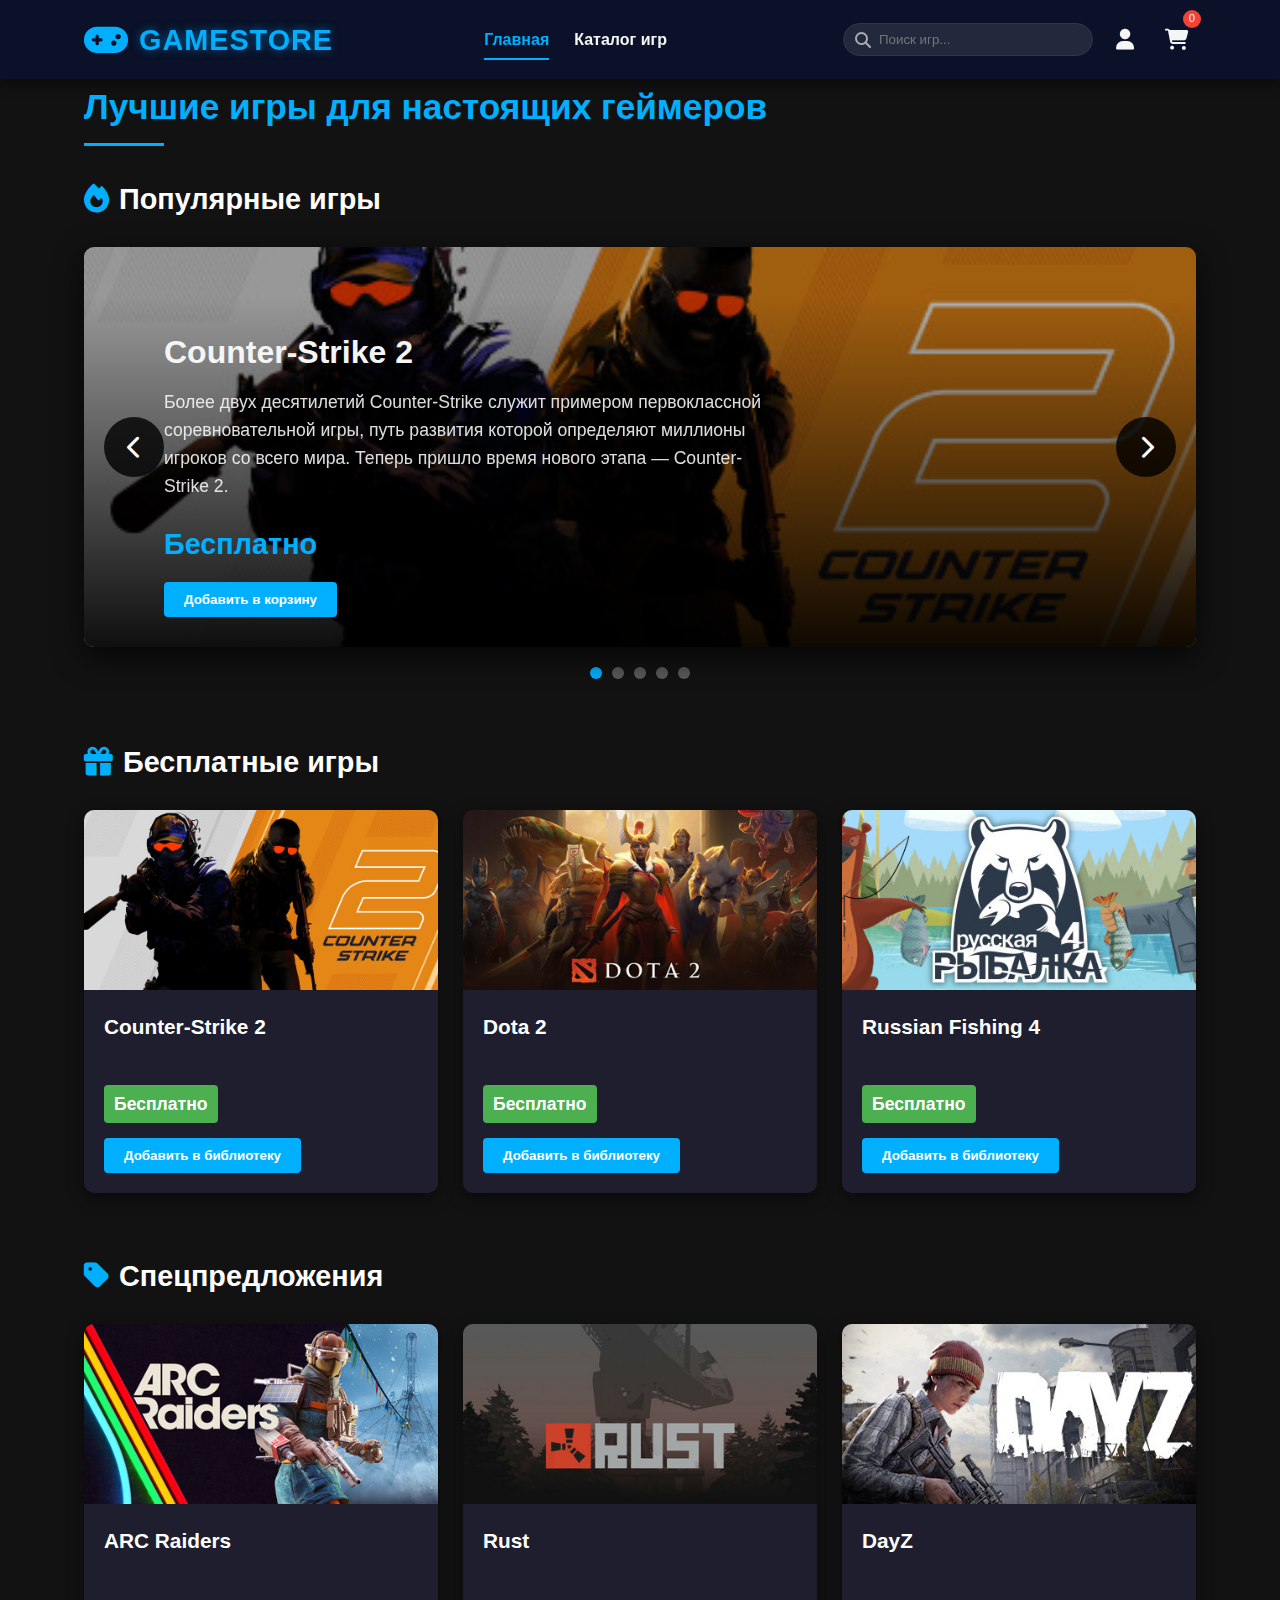
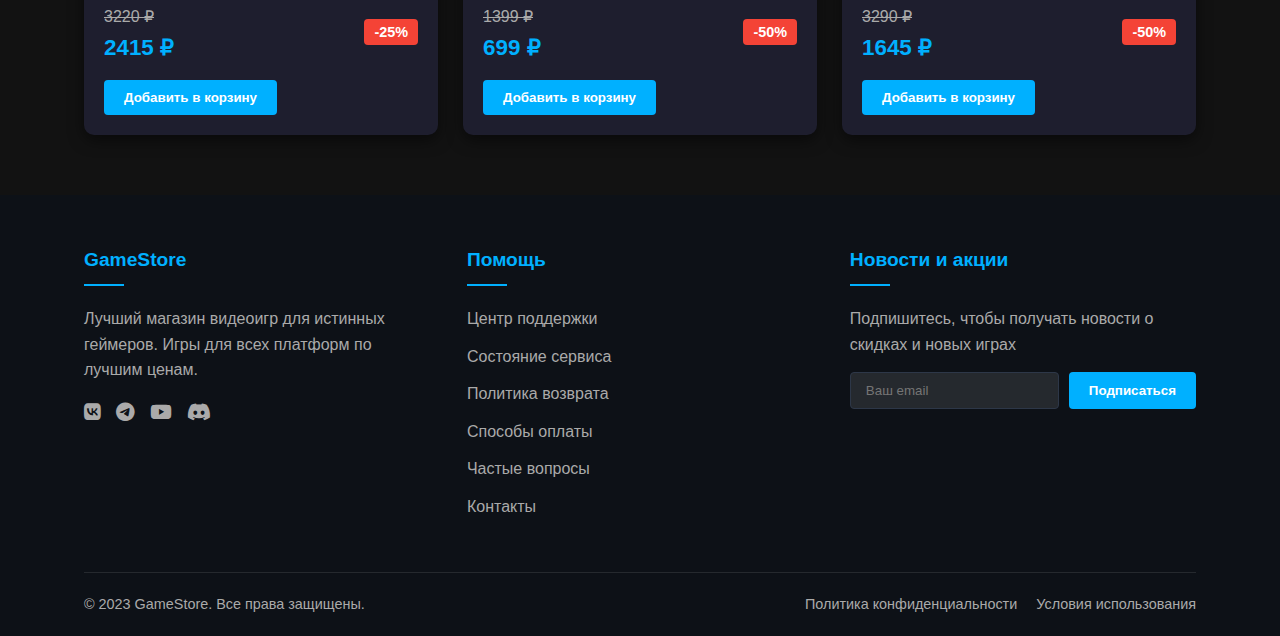
<file: index.html>
<!DOCTYPE html>
<html lang="ru">
<head>
    <meta charset="UTF-8">
    <meta name="viewport" content="width=device-width, initial-scale=1.0">
    <title>GameStore - Магазин видеоигр</title>
    <link rel="stylesheet" href="https://cdnjs.cloudflare.com/ajax/libs/font-awesome/6.4.0/css/all.min.css">
    <link rel="stylesheet" href="css/styles.css">
</head>
<body>
    <!-- Шапка -->
    <header>
        <div class="container">
            <div class="header-content">
                <a href="index.html" class="logo">
                    <i class="fas fa-gamepad"></i>
                    <span>GameStore</span>
                </a>
                
                <nav>
                    <ul>
                        <li><a href="index.html" class="nav-link active">Главная</a></li>
                        <li><a href="html/catalog.html" class="nav-link">Каталог игр</a></li>
                        <li><a href="html/account.html" class="nav-link" id="account-nav-link" style="display: none;">Мой аккаунт</a></li>
                    </ul>
                </nav>
                
                <div class="header-actions">
                    <div class="search-box">
                        <i class="fas fa-search"></i>
                        <input type="text" id="search-input" placeholder="Поиск игр..." onkeypress="handleSearch(event)">
                    </div>
                    <div class="user-icon" id="user-icon" onclick="redirectToAuthOrAccount()">
                        <i class="fas fa-user"></i>
                    </div>
                    <a href="html/cart.html" class="cart-icon">
                        <i class="fas fa-shopping-cart"></i>
                        <span class="cart-count" id="cart-count">0</span>
                    </a>
                </div>
            </div>
        </div>
    </header>

    <!-- Основной контент -->
    <main class="container">
        <h1 class="page-title">Лучшие игры для настоящих геймеров</h1>
        
        <!-- Карусель популярных игр -->
        <section class="carousel-section">
            <h2 class="section-title"><i class="fas fa-fire"></i> Популярные игры</h2>
            <div class="carousel-container">
                <div class="carousel" id="carousel">
                    <!-- Карусель будет заполнена через JS -->
                </div>
                <button class="carousel-nav carousel-prev" onclick="prevSlide()"><i class="fas fa-chevron-left"></i></button>
                <button class="carousel-nav carousel-next" onclick="nextSlide()"><i class="fas fa-chevron-right"></i></button>
            </div>
            <div class="carousel-indicators" id="carousel-indicators">
                <!-- Индикаторы будут заполнены через JS -->
            </div>
        </section>
        
        <!-- Бесплатные игры -->
        <section class="games-section">
            <h2 class="section-title"><i class="fas fa-gift"></i> Бесплатные игры</h2>
            <div class="games-grid" id="free-games">
                <!-- Бесплатные игры будут заполнены через JS -->
            </div>
        </section>
        
        <!-- Игры со скидками -->
        <section class="games-section">
            <h2 class="section-title"><i class="fas fa-tag"></i> Спецпредложения</h2>
            <div class="games-grid" id="discount-games">
                <!-- Игры со скидками будут заполнены через JS -->
            </div>
        </section>
    </main>

    <!-- Подвал -->
    <footer>
        <div class="container">
            <div class="footer-content">
                <div class="footer-column">
                    <h4>GameStore</h4>
                    <p style="color: #aaa; margin-bottom: 15px;">Лучший магазин видеоигр для истинных геймеров. Игры для всех платформ по лучшим ценам.</p>
                    <div class="footer-social">
                        <a href="#"><i class="fab fa-vk"></i></a>
                        <a href="#"><i class="fab fa-telegram"></i></a>
                        <a href="#"><i class="fab fa-youtube"></i></a>
                        <a href="#"><i class="fab fa-discord"></i></a>
                    </div>
                </div>
                
                <div class="footer-column">
                    <h4>Помощь</h4>
                    <ul>
                        <li><a href="#">Центр поддержки</a></li>
                        <li><a href="#">Состояние сервиса</a></li>
                        <li><a href="#">Политика возврата</a></li>
                        <li><a href="#">Способы оплаты</a></li>
                        <li><a href="#">Частые вопросы</a></li>
                        <li><a href="#">Контакты</a></li>
                    </ul>
                </div>
                
                <div class="footer-column">
                    <h4>Новости и акции</h4>
                    <div class="footer-newsletter">
                        <p>Подпишитесь, чтобы получать новости о скидках и новых играх</p>
                        <form id="newsletter-form" onsubmit="handleNewsletter(event)">
                            <input type="email" placeholder="Ваш email" required>
                            <button class="btn" type="submit">Подписаться</button>
                        </form>
                    </div>
                </div>
            </div>
            
            <div class="footer-bottom">
                <div>© 2023 GameStore. Все права защищены.</div>
                <div>
                    <a href="#" style="margin-right: 15px;">Политика конфиденциальности</a>
                    <a href="#">Условия использования</a>
                </div>
            </div>
        </div>
    </footer>

    <script src="js/common.js"></script>
    <script src="js/data.js"></script>
    <script src="js/home.js"></script>
</body>
</html>
</file>
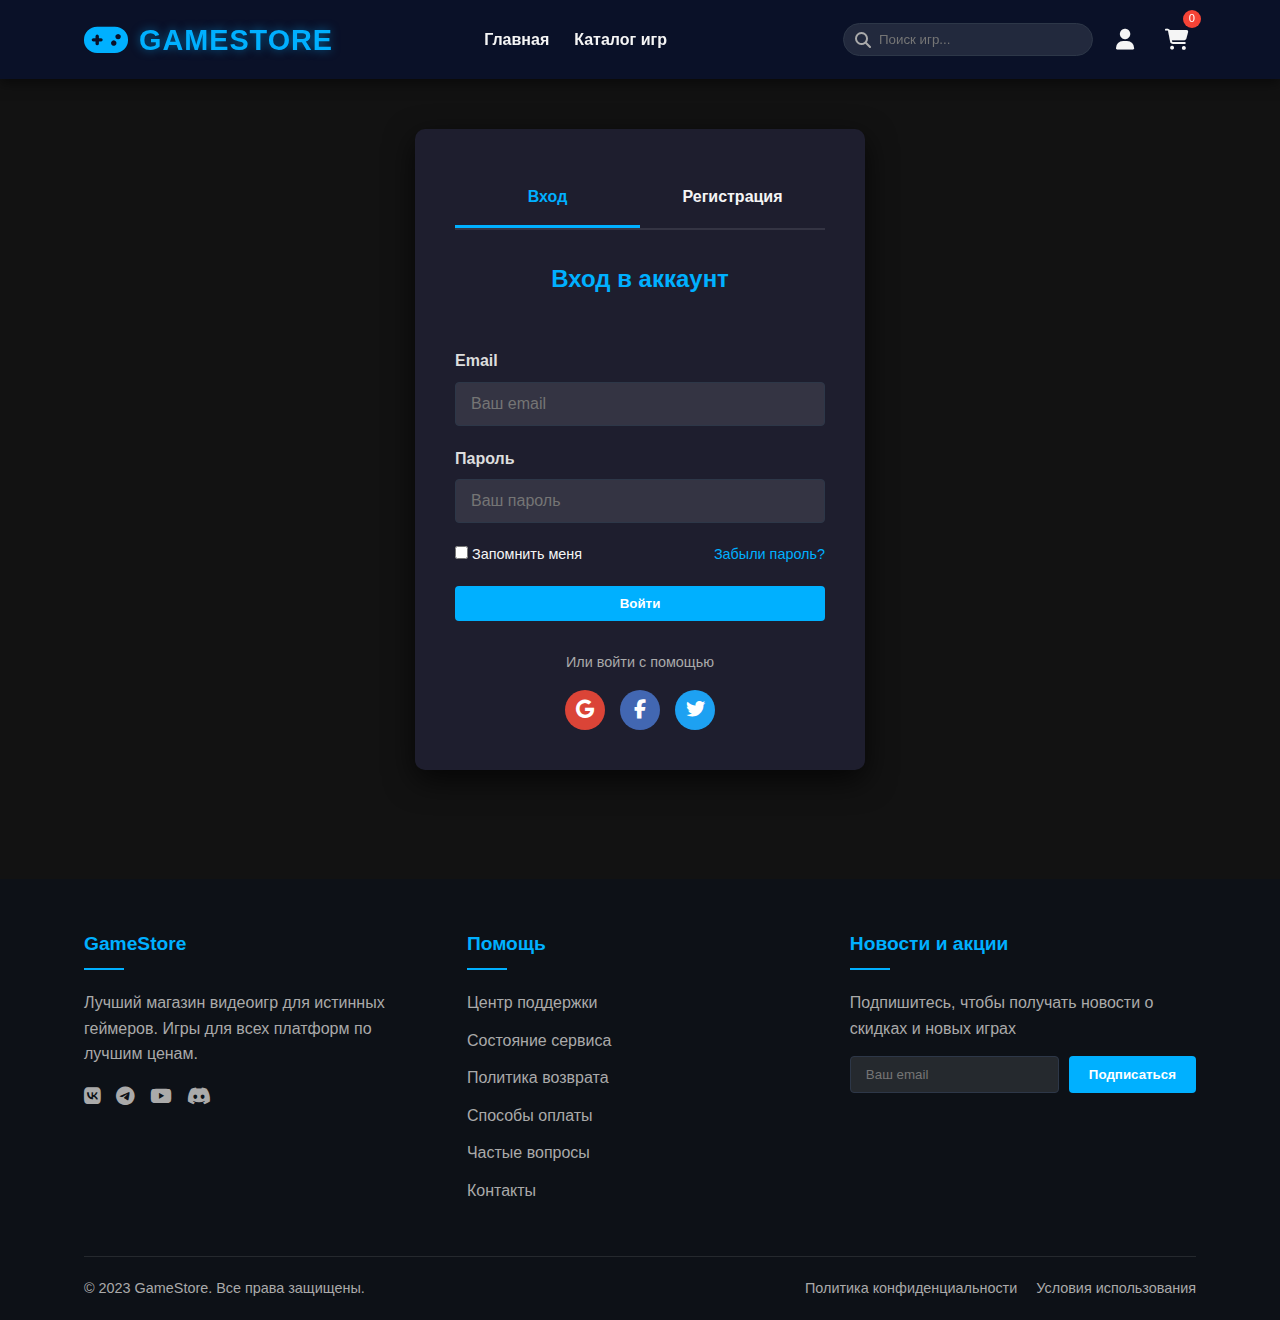
<file: html/account.html>
<!DOCTYPE html>
<html lang="ru">
<head>
    <meta charset="UTF-8">
    <meta name="viewport" content="width=device-width, initial-scale=1.0">
    <title>Мой аккаунт - GameStore</title>
    <link rel="stylesheet" href="https://cdnjs.cloudflare.com/ajax/libs/font-awesome/6.4.0/css/all.min.css">
    <link rel="stylesheet" href="/css/styles.css">
</head>
<body>
    <!-- Шапка -->
    <header>
        <div class="container">
            <div class="header-content">
                <a href="/index.html" class="logo">
                    <i class="fas fa-gamepad"></i>
                    <span>GameStore</span>
                </a>
                
                <nav>
                    <ul>
                        <li><a href="/index.html" class="nav-link">Главная</a></li>
                        <li><a href="catalog.html" class="nav-link">Каталог игр</a></li>
                        <li><a href="account.html" class="nav-link active" id="account-nav-link">Мой аккаунт</a></li>
                    </ul>
                </nav>
                
                <div class="header-actions">
                    <div class="search-box">
                        <i class="fas fa-search"></i>
                        <input type="text" id="search-input" placeholder="Поиск игр..." onkeypress="handleSearch(event)">
                    </div>
                    <div class="user-icon" id="user-icon" onclick="redirectToAuthOrAccount()">
                        <i class="fas fa-user-check"></i>
                    </div>
                    <a href="cart.html" class="cart-icon">
                        <i class="fas fa-shopping-cart"></i>
                        <span class="cart-count" id="cart-count">0</span>
                    </a>
                </div>
            </div>
        </div>
    </header>

    <!-- Основной контент -->
    <main class="container">
        <h1 class="page-title">Мой аккаунт</h1>
        
        <div class="account-container">
            <div class="account-info">
                <h2>Информация об аккаунте</h2>
                <div class="info-item">
                    <span class="label">Имя пользователя:</span>
                    <span id="account-username">ОМБУ</span>
                </div>
                <div class="info-item">
                    <span class="label">Email:</span>
                    <span id="account-email">Dohseidhi@mail.ru</span>
                </div>
                <div class="info-item">
                    <span class="label">Дата регистрации:</span>
                    <span id="account-joindate">14.12.2025</span>
                </div>
                <div class="info-item">
                    <span class="label">Куплено игр:</span>
                    <span id="account-games-count">0</span>
                </div>
                <div class="info-item">
                    <span class="label">Сумма покупок:</span>
                    <span id="account-total-spent">0 ₽</span>
                </div>
                <button class="btn btn-danger" onclick="logout()" style="width: 100%; margin-top: 20px;">Выйти из аккаунта</button>
            </div>
            
            <div class="account-games">
                <h2>Приобретенные игры</h2>
                <div class="games-grid" id="purchased-games">
                    <!-- Игры будут заполнены через JS -->
                </div>
            </div>
        </div>
    </main>

    <!-- Подвал -->
    <footer>
        <div class="container">
            <div class="footer-content">
                <div class="footer-column">
                    <h4>GameStore</h4>
                    <p style="color: #aaa; margin-bottom: 15px;">Лучший магазин видеоигр для истинных геймеров. Игры для всех платформ по лучшим ценам.</p>
                    <div class="footer-social">
                        <a href="#"><i class="fab fa-vk"></i></a>
                        <a href="#"><i class="fab fa-telegram"></i></a>
                        <a href="#"><i class="fab fa-youtube"></i></a>
                        <a href="#"><i class="fab fa-discord"></i></a>
                    </div>
                </div>
                
                <div class="footer-column">
                    <h4>Помощь</h4>
                    <ul>
                        <li><a href="#">Центр поддержки</a></li>
                        <li><a href="#">Состояние сервиса</a></li>
                        <li><a href="#">Политика возврата</a></li>
                        <li><a href="#">Способы оплаты</a></li>
                        <li><a href="#">Частые вопросы</a></li>
                        <li><a href="#">Контакты</a></li>
                    </ul>
                </div>
                
                <div class="footer-column">
                    <h4>Новости и акции</h4>
                    <div class="footer-newsletter">
                        <p>Подпишитесь, чтобы получать новости о скидках и новых играх</p>
                        <form id="newsletter-form" onsubmit="handleNewsletter(event)">
                            <input type="email" placeholder="Ваш email" required>
                            <button class="btn" type="submit">Подписаться</button>
                        </form>
                    </div>
                </div>
            </div>
            
            <div class="footer-bottom">
                <div>© 2023 GameStore. Все права защищены.</div>
                <div>
                    <a href="#" style="margin-right: 15px;">Политика конфиденциальности</a>
                    <a href="#">Условия использования</a>
                </div>
            </div>
        </div>
    </footer>

    <script src="/js/common.js"></script>
    <script src="/js/account.js"></script>
    <script src="/js/data.js"></script>
</body>
</html>
</file>
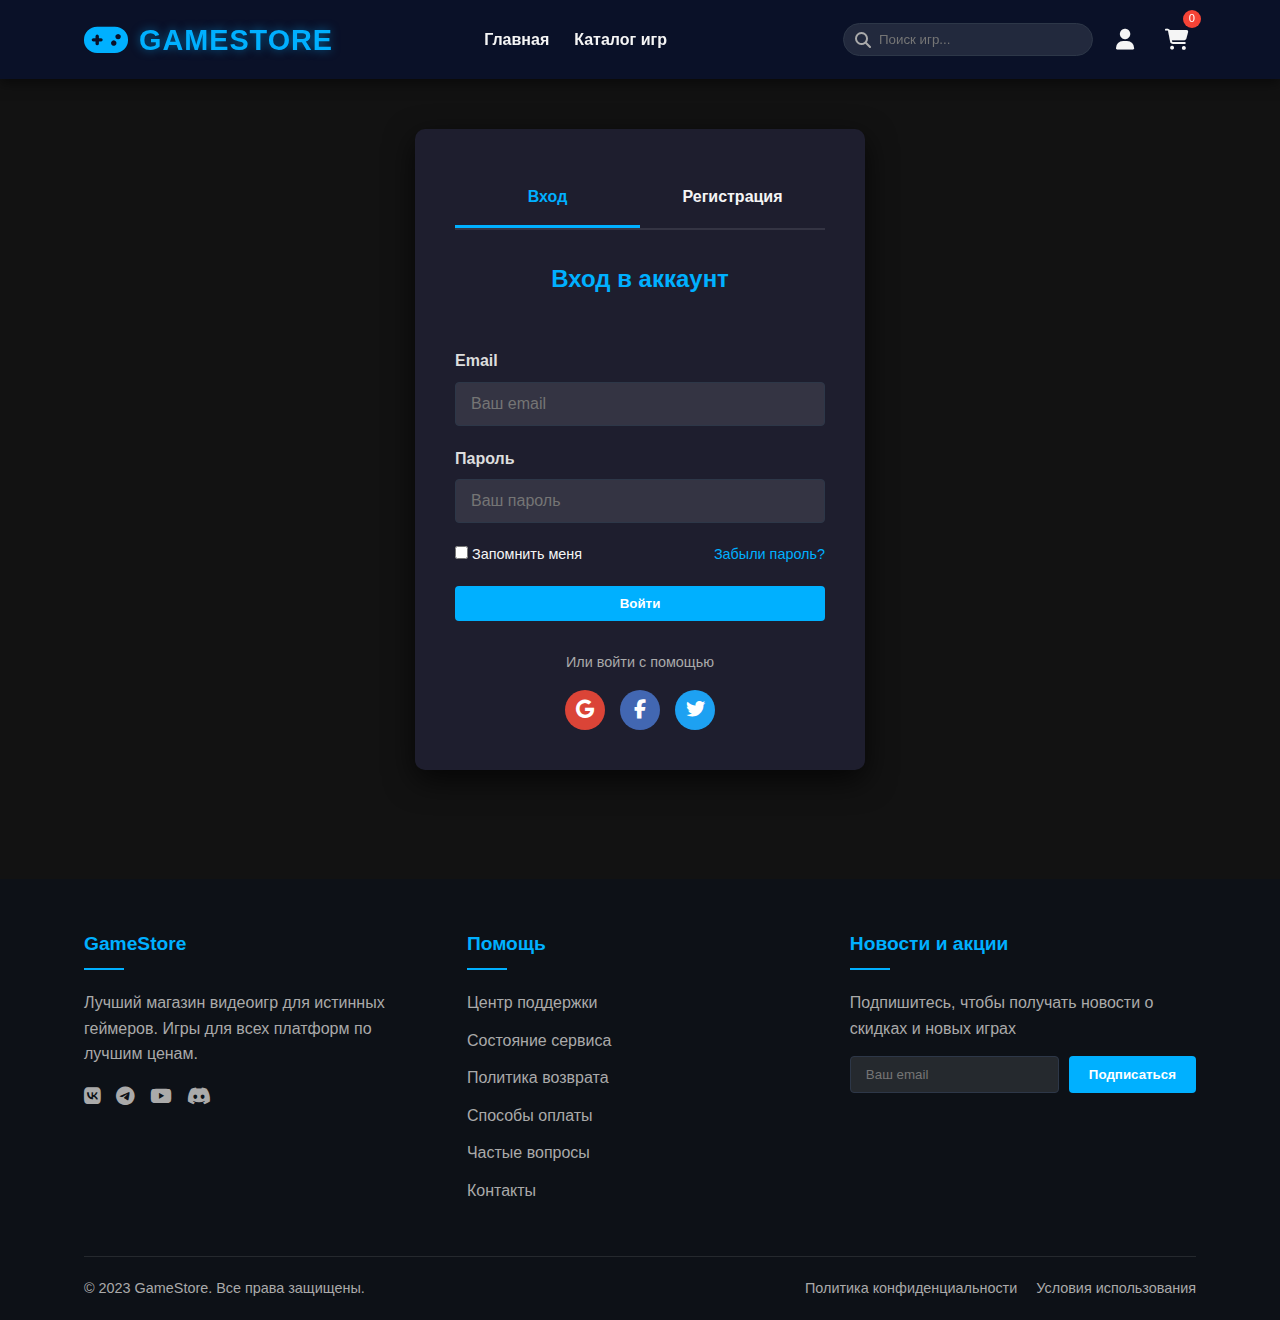
<file: html/auth.html>
<!DOCTYPE html>
<html lang="ru">
<head>
    <meta charset="UTF-8">
    <meta name="viewport" content="width=device-width, initial-scale=1.0">
    <title>Вход - GameStore</title>
    <link rel="stylesheet" href="https://cdnjs.cloudflare.com/ajax/libs/font-awesome/6.4.0/css/all.min.css">
    <link rel="stylesheet" href="/css/styles.css">
</head>
<body>
    <!-- Шапка -->
    <header>
        <div class="container">
            <div class="header-content">
                <a href="/index.html" class="logo">
                    <i class="fas fa-gamepad"></i>
                    <span>GameStore</span>
                </a>
                
                <nav>
                    <ul>
                        <li><a href="/index.html" class="nav-link">Главная</a></li>
                        <li><a href="catalog.html" class="nav-link">Каталог игр</a></li>
                        <li><a href="account.html" class="nav-link" id="account-nav-link" style="display: none;">Мой аккаунт</a></li>
                    </ul>
                </nav>
                
                <div class="header-actions">
                    <div class="search-box">
                        <i class="fas fa-search"></i>
                        <input type="text" id="search-input" placeholder="Поиск игр..." onkeypress="handleSearch(event)">
                    </div>
                    <div class="user-icon" id="user-icon" onclick="redirectToAuthOrAccount()">
                        <i class="fas fa-user"></i>
                    </div>
                    <a href="cart.html" class="cart-icon">
                        <i class="fas fa-shopping-cart"></i>
                        <span class="cart-count" id="cart-count">0</span>
                    </a>
                </div>
            </div>
        </div>
    </header>

    <!-- Основной контент -->
    <main class="container">
        <div class="auth-container">
            <div class="auth-tabs">
                <div class="auth-tab active" onclick="switchTab('login')">Вход</div>
                <div class="auth-tab" onclick="switchTab('register')">Регистрация</div>
            </div>
            
            <div id="login-form" class="auth-form active">
                <h2 class="auth-title">Вход в аккаунт</h2>
                
                <div class="form-group">
                    <label for="email">Email</label>
                    <input type="email" id="login-email" placeholder="Ваш email" required>
                </div>
                
                <div class="form-group">
                    <label for="password">Пароль</label>
                    <input type="password" id="login-password" placeholder="Ваш пароль" required>
                </div>
                
                <div class="form-options">
                    <label>
                        <input type="checkbox" id="remember"> Запомнить меня
                    </label>
                    <a href="#" id="forgot-password" onclick="forgotPassword()">Забыли пароль?</a>
                </div>
                
                <button type="submit" class="btn" onclick="login()">Войти</button>
            </div>
            
            <div id="register-form" class="auth-form">
                <h2 class="auth-title">Регистрация</h2>
                
                <div class="form-group">
                    <label for="username">Имя пользователя</label>
                    <input type="text" id="register-username" placeholder="Придумайте имя пользователя" required>
                </div>
                
                <div class="form-group">
                    <label for="email">Email</label>
                    <input type="email" id="register-email" placeholder="Ваш email" required>
                </div>
                
                <div class="form-group">
                    <label for="password">Пароль</label>
                    <input type="password" id="register-password" placeholder="Придумайте пароль" required>
                </div>
                
                <div class="form-group">
                    <label for="confirm-password">Подтвердите пароль</label>
                    <input type="password" id="register-confirm-password" placeholder="Повторите пароль" required>
                </div>
                
                <div class="form-options">
                    <label>
                        <input type="checkbox" id="terms" required> Я согласен с условиями использования
                    </label>
                </div>
                
                <button type="submit" class="btn" onclick="register()">Зарегистрироваться</button>
            </div>
            
            <p class="auth-alternative">Или войти с помощью</p>
            
            <div class="auth-social">
                <div class="social-btn social-google" onclick="socialLogin('google')">
                    <i class="fab fa-google"></i>
                </div>
                <div class="social-btn social-facebook" onclick="socialLogin('facebook')">
                    <i class="fab fa-facebook-f"></i>
                </div>
                <div class="social-btn social-twitter" onclick="socialLogin('twitter')">
                    <i class="fab fa-twitter"></i>
                </div>
            </div>
        </div>
    </main>

    <!-- Подвал -->
    <footer>
        <div class="container">
            <div class="footer-content">
                <div class="footer-column">
                    <h4>GameStore</h4>
                    <p style="color: #aaa; margin-bottom: 15px;">Лучший магазин видеоигр для истинных геймеров. Игры для всех платформ по лучшим ценам.</p>
                    <div class="footer-social">
                        <a href="#"><i class="fab fa-vk"></i></a>
                        <a href="#"><i class="fab fa-telegram"></i></a>
                        <a href="#"><i class="fab fa-youtube"></i></a>
                        <a href="#"><i class="fab fa-discord"></i></a>
                    </div>
                </div>
                
                <div class="footer-column">
                    <h4>Помощь</h4>
                    <ul>
                        <li><a href="#">Центр поддержки</a></li>
                        <li><a href="#">Состояние сервиса</a></li>
                        <li><a href="#">Политика возврата</a></li>
                        <li><a href="#">Способы оплаты</a></li>
                        <li><a href="#">Частые вопросы</a></li>
                        <li><a href="#">Контакты</a></li>
                    </ul>
                </div>
                
                <div class="footer-column">
                    <h4>Новости и акции</h4>
                    <div class="footer-newsletter">
                        <p>Подпишитесь, чтобы получать новости о скидках и новых играх</p>
                        <form id="newsletter-form" onsubmit="handleNewsletter(event)">
                            <input type="email" placeholder="Ваш email" required>
                            <button class="btn" type="submit">Подписаться</button>
                        </form>
                    </div>
                </div>
            </div>
            
            <div class="footer-bottom">
                <div>© 2023 GameStore. Все права защищены.</div>
                <div>
                    <a href="#" style="margin-right: 15px;">Политика конфиденциальности</a>
                    <a href="#">Условия использования</a>
                </div>
            </div>
        </div>
    </footer>

    <script src="/js/common.js"></script>
    <script src="/js/auth.js"></script>
</body>
</html>
</file>
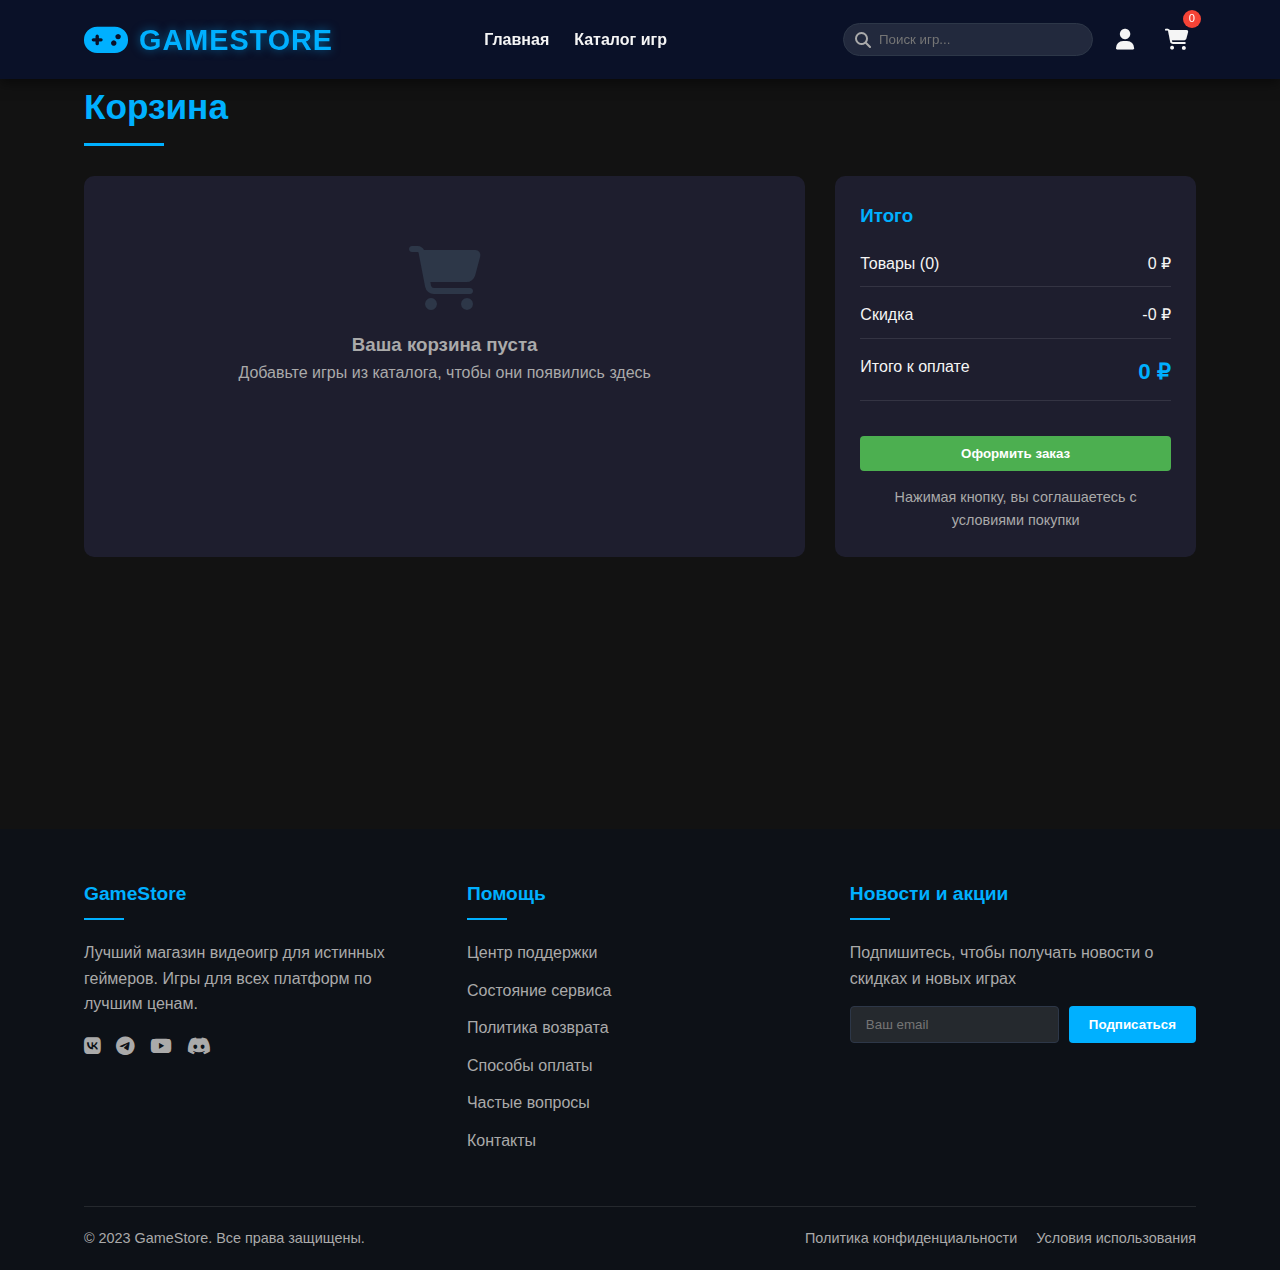
<file: html/cart.html>
<!DOCTYPE html>
<html lang="ru">
<head>
    <meta charset="UTF-8">
    <meta name="viewport" content="width=device-width, initial-scale=1.0">
    <title>Корзина - GameStore</title>
    <link rel="stylesheet" href="https://cdnjs.cloudflare.com/ajax/libs/font-awesome/6.4.0/css/all.min.css">
    <link rel="stylesheet" href="/css/styles.css">
</head>
<body>
    <!-- Шапка -->
    <header>
        <div class="container">
            <div class="header-content">
                <a href="/index.html" class="logo">
                    <i class="fas fa-gamepad"></i>
                    <span>GameStore</span>
                </a>
                
                <nav>
                    <ul>
                        <li><a href="/index.html" class="nav-link">Главная</a></li>
                        <li><a href="catalog.html" class="nav-link">Каталог игр</a></li>
                        <li><a href="account.html" class="nav-link" id="account-nav-link" style="display: none;">Мой аккаунт</a></li>
                    </ul>
                </nav>
                
                <div class="header-actions">
                    <div class="search-box">
                        <i class="fas fa-search"></i>
                        <input type="text" id="search-input" placeholder="Поиск игр..." onkeypress="handleSearch(event)">
                    </div>
                    <div class="user-icon" id="user-icon" onclick="redirectToAuthOrAccount()">
                        <i class="fas fa-user"></i>
                    </div>
                    <a href="cart.html" class="cart-icon">
                        <i class="fas fa-shopping-cart"></i>
                        <span class="cart-count" id="cart-count">0</span>
                    </a>
                </div>
            </div>
        </div>
    </header>

    <!-- Основной контент -->
    <main class="container">
        <h1 class="page-title">Корзина</h1>
        
        <div class="cart-container">
            <div class="cart-items" id="cart-items">
                <!-- Товары в корзине будут заполнены через JS -->
            </div>
            
            <div class="cart-summary">
                <h3>Итого</h3>
                <div class="cart-summary-row">
                    <span>Товары (<span id="total-items">0</span>)</span>
                    <span id="total-price">0 ₽</span>
                </div>
                <div class="cart-summary-row">
                    <span>Скидка</span>
                    <span id="total-discount">0 ₽</span>
                </div>
                <div class="cart-summary-row">
                    <span>Итого к оплате</span>
                    <span class="cart-summary-total" id="final-price">0 ₽</span>
                </div>
                <button class="btn btn-success" id="checkout-btn" style="width: 100%; margin-top: 20px;">Оформить заказ</button>
                <p style="text-align: center; margin-top: 15px; font-size: 0.9rem; color: #aaa;">Нажимая кнопку, вы соглашаетесь с условиями покупки</p>
            </div>
        </div>
    </main>

    <!-- Подвал -->
    <footer>
        <div class="container">
            <div class="footer-content">
                <div class="footer-column">
                    <h4>GameStore</h4>
                    <p style="color: #aaa; margin-bottom: 15px;">Лучший магазин видеоигр для истинных геймеров. Игры для всех платформ по лучшим ценам.</p>
                    <div class="footer-social">
                        <a href="#"><i class="fab fa-vk"></i></a>
                        <a href="#"><i class="fab fa-telegram"></i></a>
                        <a href="#"><i class="fab fa-youtube"></i></a>
                        <a href="#"><i class="fab fa-discord"></i></a>
                    </div>
                </div>
                
                <div class="footer-column">
                    <h4>Помощь</h4>
                    <ul>
                        <li><a href="#">Центр поддержки</a></li>
                        <li><a href="#">Состояние сервиса</a></li>
                        <li><a href="#">Политика возврата</a></li>
                        <li><a href="#">Способы оплаты</a></li>
                        <li><a href="#">Частые вопросы</a></li>
                        <li><a href="#">Контакты</a></li>
                    </ul>
                </div>
                
                <div class="footer-column">
                    <h4>Новости и акции</h4>
                    <div class="footer-newsletter">
                        <p>Подпишитесь, чтобы получать новости о скидках и новых играх</p>
                        <form id="newsletter-form" onsubmit="handleNewsletter(event)">
                            <input type="email" placeholder="Ваш email" required>
                            <button class="btn" type="submit">Подписаться</button>
                        </form>
                    </div>
                </div>
            </div>
            
            <div class="footer-bottom">
                <div>© 2023 GameStore. Все права защищены.</div>
                <div>
                    <a href="#" style="margin-right: 15px;">Политика конфиденциальности</a>
                    <a href="#">Условия использования</a>
                </div>
            </div>
        </div>
    </footer>

    <script src="/js/common.js"></script>
    <script src="/js/cart.js"></script>
    <script src="/js/data.js"></script>
</body>
</html>
</file>
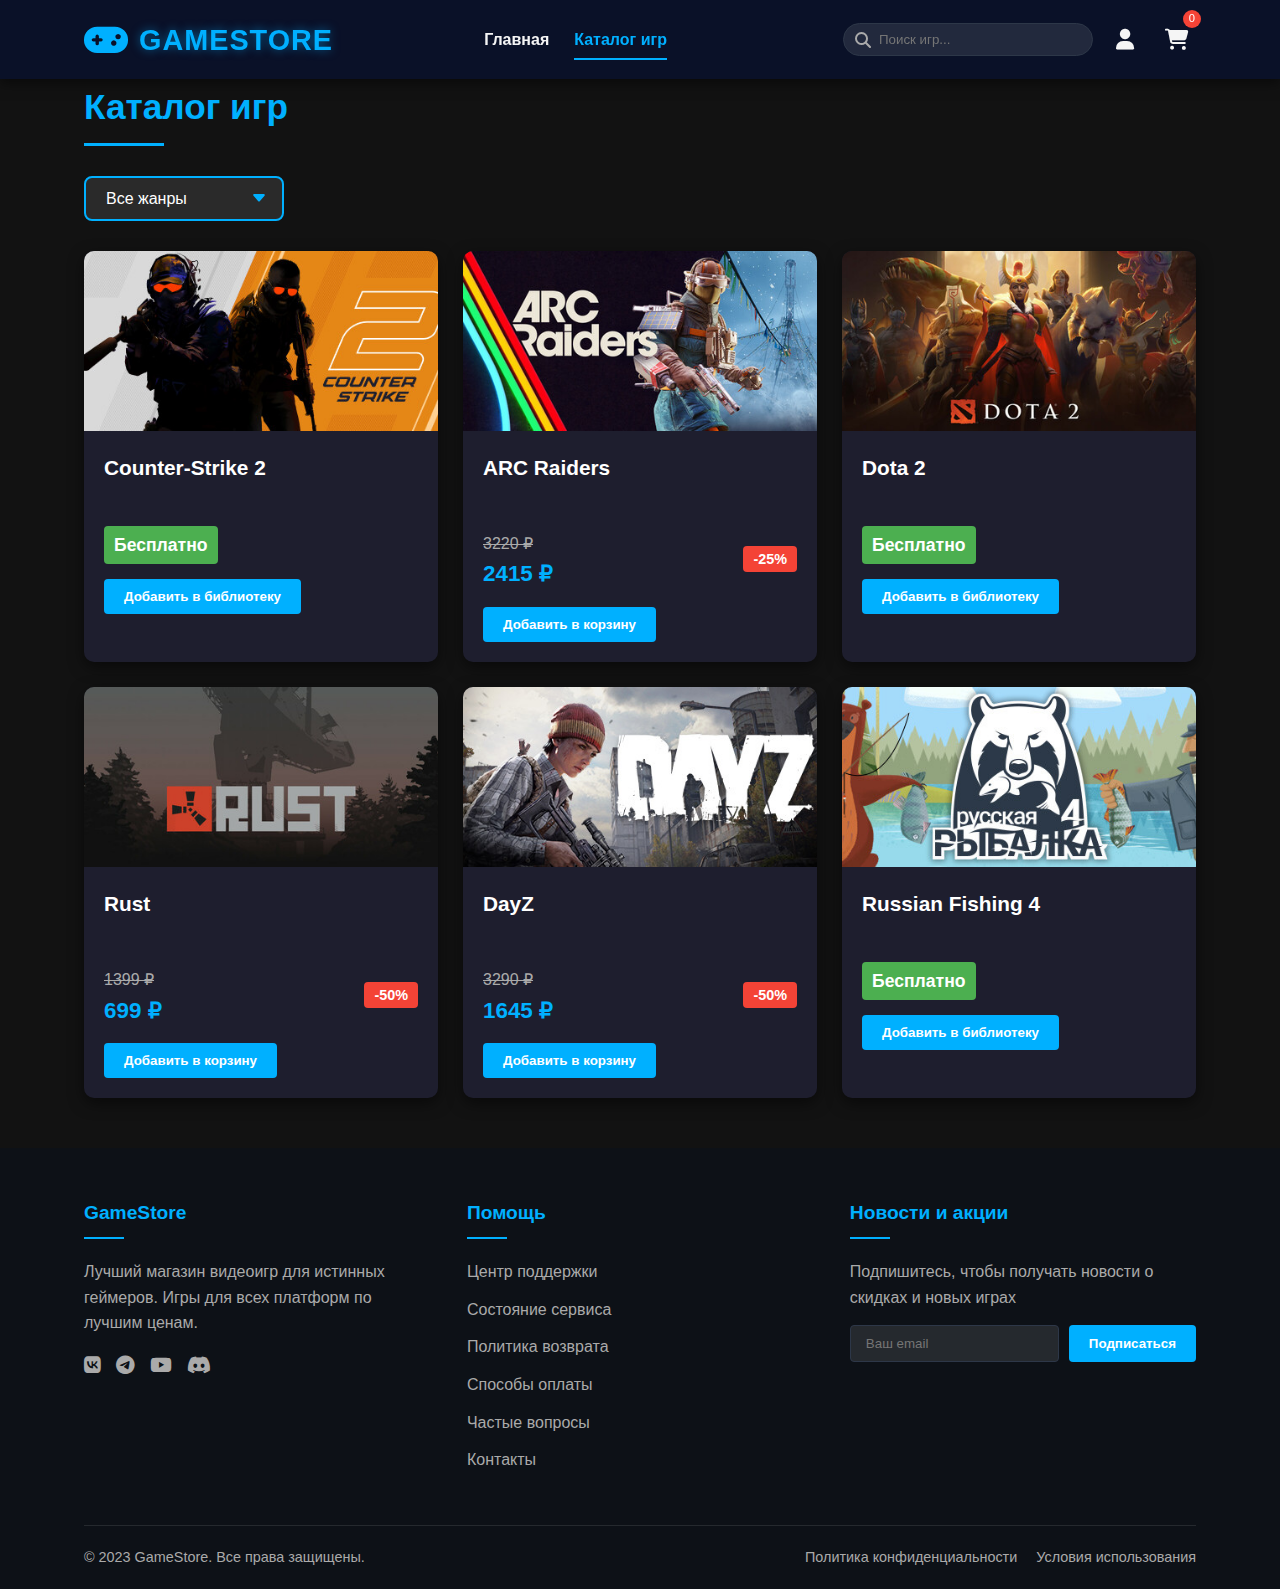
<file: html/catalog.html>
<!DOCTYPE html>
<html lang="ru">
<head>
    <meta charset="UTF-8">
    <meta name="viewport" content="width=device-width, initial-scale=1.0">
    <title>Каталог игр - GameStore</title>
    <link rel="stylesheet" href="https://cdnjs.cloudflare.com/ajax/libs/font-awesome/6.4.0/css/all.min.css">
    <link rel="stylesheet" href="/css/styles.css">
</head>
<body>
    <!-- Шапка -->
    <header>
        <div class="container">
            <div class="header-content">
                <a href="/index.html" class="logo">
                    <i class="fas fa-gamepad"></i>
                    <span>GameStore</span>
                </a>
                
                <nav>
                    <ul>
                        <li><a href="/index.html" class="nav-link">Главная</a></li>
                        <li><a href="catalog.html" class="nav-link active">Каталог игр</a></li>
                        <li><a href="account.html" class="nav-link" id="account-nav-link" style="display: none;">Мой аккаунт</a></li>
                    </ul>
                </nav>
                
                <div class="header-actions">
                    <div class="search-box">
                        <i class="fas fa-search"></i>
                        <input type="text" id="search-input" placeholder="Поиск игр..." onkeypress="handleSearch(event)">
                    </div>
                    <div class="user-icon" id="user-icon" onclick="redirectToAuthOrAccount()">
                        <i class="fas fa-user"></i>
                    </div>
                    <a href="cart.html" class="cart-icon">
                        <i class="fas fa-shopping-cart"></i>
                        <span class="cart-count" id="cart-count">0</span>
                    </a>
                </div>
            </div>
        </div>
    </header>

    <!-- Основной контент -->
    <main class="container">
        <h1 class="page-title">Каталог игр</h1>
        
        <div class="catalog-controls">
            <div class="filters">
                <select class="filter-select" id="genre-filter" onchange="filterGames()">
                    <option value="">Все жанры</option>
                    <option value="action">Экшен</option>
                    <option value="rpg">RPG</option>
                    <option value="strategy">Стратегия</option>
                    <option value="sports">Спортивные</option>
                    <option value="adventure">Приключения</option>
                    <option value="simulation">Симуляторы</option>
                    <option value="horror">Хоррор</option>
                    <option value="racing">Гонки</option>
                </select>
            </div>
        </div>
        
        <div class="games-grid" id="catalog-games">
            <!-- Игры каталога будут заполнены через JS -->
        </div>
    </main>

    <!-- Подвал -->
    <footer>
        <div class="container">
            <div class="footer-content">
                <div class="footer-column">
                    <h4>GameStore</h4>
                    <p style="color: #aaa; margin-bottom: 15px;">Лучший магазин видеоигр для истинных геймеров. Игры для всех платформ по лучшим ценам.</p>
                    <div class="footer-social">
                        <a href="#"><i class="fab fa-vk"></i></a>
                        <a href="#"><i class="fab fa-telegram"></i></a>
                        <a href="#"><i class="fab fa-youtube"></i></a>
                        <a href="#"><i class="fab fa-discord"></i></a>
                    </div>
                </div>
                
                <div class="footer-column">
                    <h4>Помощь</h4>
                    <ul>
                        <li><a href="#">Центр поддержки</a></li>
                        <li><a href="#">Состояние сервиса</a></li>
                        <li><a href="#">Политика возврата</a></li>
                        <li><a href="#">Способы оплаты</a></li>
                        <li><a href="#">Частые вопросы</a></li>
                        <li><a href="#">Контакты</a></li>
                    </ul>
                </div>
                
                <div class="footer-column">
                    <h4>Новости и акции</h4>
                    <div class="footer-newsletter">
                        <p>Подпишитесь, чтобы получать новости о скидках и новых играх</p>
                        <form id="newsletter-form" onsubmit="handleNewsletter(event)">
                            <input type="email" placeholder="Ваш email" required>
                            <button class="btn" type="submit">Подписаться</button>
                        </form>
                    </div>
                </div>
            </div>
            
            <div class="footer-bottom">
                <div>© 2023 GameStore. Все права защищены.</div>
                <div>
                    <a href="#" style="margin-right: 15px;">Политика конфиденциальности</a>
                    <a href="#">Условия использования</a>
                </div>
            </div>
        </div>
    </footer>

    <script src="/js/common.js"></script>
    <script src="/js/catalog.js"></script>
    <script src="/js/data.js"></script>
</body>
</html>
</file>
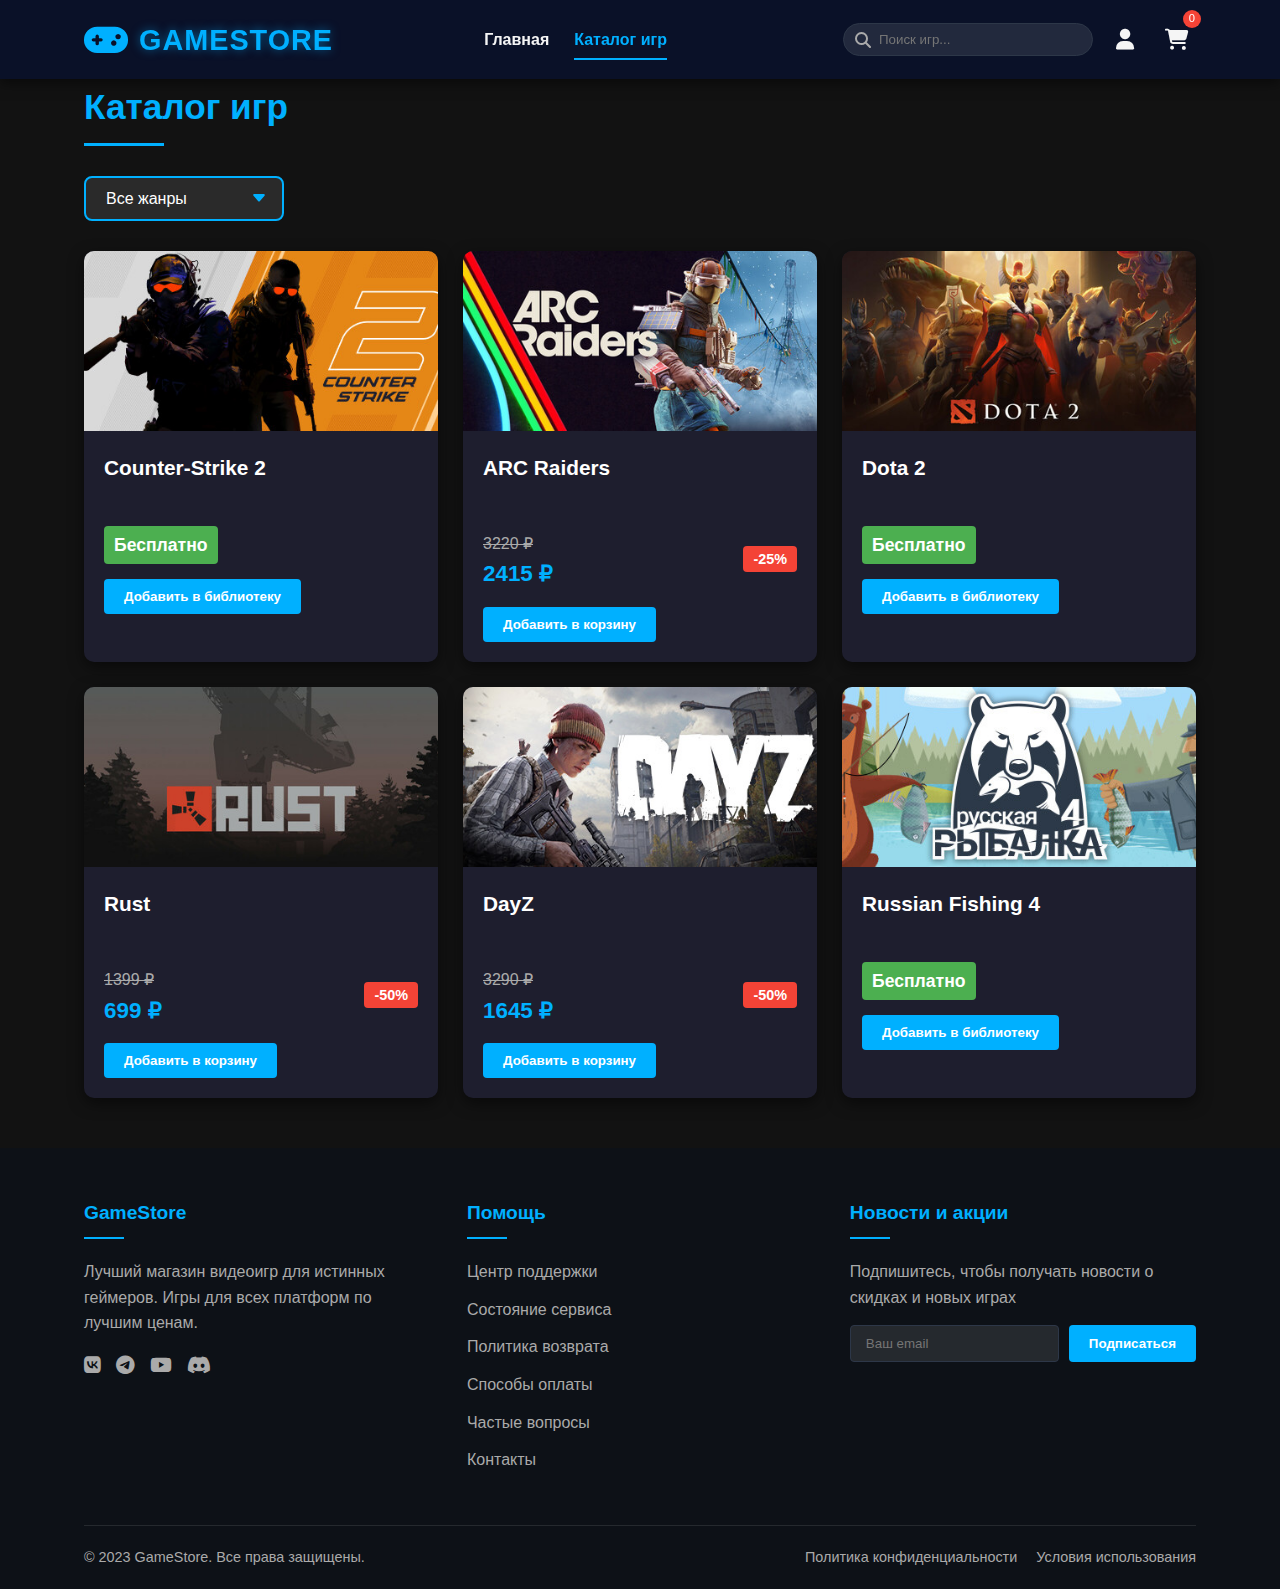
<file: html/game-details.html>
<!DOCTYPE html>
<html lang="ru">
<head>
    <meta charset="UTF-8">
    <meta name="viewport" content="width=device-width, initial-scale=1.0">
    <title>Детали игры - GameStore</title>
    <link rel="stylesheet" href="https://cdnjs.cloudflare.com/ajax/libs/font-awesome/6.4.0/css/all.min.css">
    <link rel="stylesheet" href="/css/styles.css">
</head>
<body>
    <!-- Шапка -->
    <header>
        <div class="container">
            <div class="header-content">
                <a href="/index.html" class="logo">
                    <i class="fas fa-gamepad"></i>
                    <span>GameStore</span>
                </a>
                
                <nav>
                    <ul>
                        <li><a href="/index.html" class="nav-link">Главная</a></li>
                        <li><a href="catalog.html" class="nav-link">Каталог игр</a></li>
                        <li><a href="account.html" class="nav-link" id="account-nav-link" style="display: none;">Мой аккаунт</a></li>
                    </ul>
                </nav>
                
                <div class="header-actions">
                    <div class="search-box">
                        <i class="fas fa-search"></i>
                        <input type="text" id="search-input" placeholder="Поиск игр..." onkeypress="handleSearch(event)">
                    </div>
                    <div class="user-icon" id="user-icon" onclick="redirectToAuthOrAccount()">
                        <i class="fas fa-user"></i>
                    </div>
                    <a href="cart.html" class="cart-icon">
                        <i class="fas fa-shopping-cart"></i>
                        <span class="cart-count" id="cart-count">0</span>
                    </a>
                </div>
            </div>
        </div>
    </header>

    <!-- Основной контент -->
    <main class="container">
        <div class="game-details-container">
            <div class="game-header">
                <h1 id="game-title">Название игры</h1>
                <div class="game-genre" id="game-genre">Жанр игры</div>
            </div>
            
            <div class="game-media">
                <div class="video-container" id="game-video">
                    <div class="image-placeholder">Видео превью</div>
                </div>
                
                <div class="screenshots-section">
                    <h3>Скриншоты</h3>
                    <div class="screenshots-grid" id="game-screenshots">
                        <!-- Скриншоты будут заполнены через JS -->
                    </div>
                </div>
            </div>
            
            <div class="game-info">
                <div class="game-description-section">
                    <h3>Описание</h3>
                    <p class="game-description" id="game-description">Описание игры будет здесь</p>
                </div>
                
                <div class="game-details-section">
                    <h3>Детали игры</h3>
                    <div class="details-grid">
                        <div class="detail-item">
                            <span class="detail-label">Разработчик:</span>
                            <span id="game-developer">Не указан</span>
                        </div>
                        <div class="detail-item">
                            <span class="detail-label">Издатель:</span>
                            <span id="game-publisher">Не указан</span>
                        </div>
                        <div class="detail-item">
                            <span class="detail-label">Дата выхода:</span>
                            <span id="game-release-date">Не указана</span>
                        </div>
                        <div class="detail-item">
                            <span class="detail-label">Жанр:</span>
                            <span id="game-genre-full">Не указан</span>
                        </div>
                    </div>
                </div>
                
                <div class="requirements-section">
                    <h3>Системные требования (PC)</h3>
                    <ul class="requirements-list" id="game-requirements">
                        <!-- Системные требования будут заполнены через JS -->
                    </ul>
                </div>
            </div>
            
            <div class="game-purchase">
                <div class="price-section">
                    <div class="price-display">
                        <div class="current-price" id="game-price">0 ₽</div>
                        <div class="old-price" id="game-old-price" style="display: none;">0 ₽</div>
                        <div class="discount-badge" id="game-discount" style="display: none;">-0%</div>
                    </div>
                    <button class="btn btn-large" id="purchase-btn" onclick="addToCartFromDetails()">Добавить в корзину</button>
                </div>
            </div>
        </div>
    </main>

    <!-- Подвал -->
    <footer>
        <div class="container">
            <div class="footer-content">
                <div class="footer-column">
                    <h4>GameStore</h4>
                    <p style="color: #aaa; margin-bottom: 15px;">Лучший магазин видеоигр для истинных геймеров. Игры для всех платформ по лучшим ценам.</p>
                    <div class="footer-social">
                        <a href="#"><i class="fab fa-vk"></i></a>
                        <a href="#"><i class="fab fa-telegram"></i></a>
                        <a href="#"><i class="fab fa-youtube"></i></a>
                        <a href="#"><i class="fab fa-discord"></i></a>
                    </div>
                </div>
                
                <div class="footer-column">
                    <h4>Помощь</h4>
                    <ul>
                        <li><a href="#">Центр поддержки</a></li>
                        <li><a href="#">Состояние сервиса</a></li>
                        <li><a href="#">Политика возврата</a></li>
                        <li><a href="#">Способы оплаты</a></li>
                        <li><a href="#">Частые вопросы</a></li>
                        <li><a href="#">Контакты</a></li>
                    </ul>
                </div>
                
                <div class="footer-column">
                    <h4>Новости и акции</h4>
                    <div class="footer-newsletter">
                        <p>Подпишитесь, чтобы получать новости о скидках и новых играх</p>
                        <form id="newsletter-form" onsubmit="handleNewsletter(event)">
                            <input type="email" placeholder="Ваш email" required>
                            <button class="btn" type="submit">Подписаться</button>
                        </form>
                    </div>
                </div>
            </div>
            
            <div class="footer-bottom">
                <div>© 2023 GameStore. Все права защищены.</div>
                <div>
                    <a href="#" style="margin-right: 15px;">Политика конфиденциальности</a>
                    <a href="#">Условия использования</a>
                </div>
            </div>
        </div>
    </footer>

    <script src="/js/common.js"></script>
    <script src="/js/game-details.js"></script>
    <script src="/js/data.js"></script>
</body>
</html>
</file>
<file: css/styles.css>
/* Глобальные стили */
:root {
    --primary: #0a1128;
    --secondary: #1a237e;
    --accent: #00b0ff;
    --accent-dark: #0081cb;
    --dark: #121212;
    --light: #f5f5f5;
    --gray: #2d3748;
    --success: #4caf50;
    --warning: #ff9800;
    --danger: #f44336;
    --card-bg: #1e1e2e;
    --footer-bg: #0d1117;
    --modal-bg: #1a1a2e;
}

* {
    margin: 0;
    padding: 0;
    box-sizing: border-box;
    font-family: 'Segoe UI', Tahoma, Geneva, Verdana, sans-serif;
}

body {
    background-color: var(--dark);
    color: var(--light);
    line-height: 1.6;
}

a {
    text-decoration: none;
    color: inherit;
}

.container {
    width: 90%;
    max-width: 1200px;
    margin: 0 auto;
    padding: 0 20px;
}

.btn {
    display: inline-block;
    padding: 10px 20px;
    background-color: var(--accent);
    color: white;
    border: none;
    border-radius: 4px;
    cursor: pointer;
    font-weight: bold;
    transition: all 0.3s ease;
    text-align: center;
}

.btn:hover {
    background-color: var(--accent-dark);
    transform: translateY(-2px);
    box-shadow: 0 5px 15px rgba(0, 176, 255, 0.3);
}

.btn-danger {
    background-color: var(--danger);
}

.btn-success {
    background-color: var(--success);
}

.btn-warning {
    background-color: var(--warning);
}

.btn-large {
    padding: 15px 40px;
    font-size: 1.2rem;
}

/* Шапка */
header {
    background-color: var(--primary);
    padding: 15px 0;
    position: sticky;
    top: 0;
    z-index: 100;
    box-shadow: 0 4px 12px rgba(0, 0, 0, 0.5);
}

.header-content {
    display: flex;
    justify-content: space-between;
    align-items: center;
}

.logo {
    display: flex;
    align-items: center;
    gap: 10px;
    font-size: 1.8rem;
    font-weight: bold;
    color: var(--accent);
    text-transform: uppercase;
    letter-spacing: 1px;
}

.logo i {
    font-size: 2.2rem;
}

.logo span {
    text-shadow: 0 0 10px rgba(0, 176, 255, 0.5);
}

nav ul {
    display: flex;
    list-style: none;
    gap: 25px;
    align-items: center;
}

nav li {
    display: flex;
    align-items: center;
}

nav a {
    font-weight: 600;
    padding: 8px 0;
    position: relative;
    transition: color 0.3s;
}

nav a:hover {
    color: var(--accent);
}

nav a.active {
    color: var(--accent);
}

nav a.active:after {
    content: '';
    position: absolute;
    bottom: 0;
    left: 0;
    width: 100%;
    height: 2px;
    background-color: var(--accent);
}

.header-actions {
    display: flex;
    align-items: center;
    gap: 15px;
}

.search-box {
    position: relative;
}

.search-box input {
    padding: 8px 15px 8px 35px;
    border-radius: 20px;
    border: 1px solid var(--gray);
    background-color: rgba(255, 255, 255, 0.1);
    color: white;
    width: 250px;
    transition: width 0.3s;
}

.search-box input:focus {
    width: 300px;
    outline: none;
    border-color: var(--accent);
}

.search-box i {
    position: absolute;
    left: 12px;
    top: 50%;
    transform: translateY(-50%);
    color: #aaa;
}

.cart-icon, .user-icon {
    font-size: 1.3rem;
    cursor: pointer;
    padding: 8px;
    border-radius: 50%;
    transition: background-color 0.3s;
    position: relative;
}

.cart-icon:hover, .user-icon:hover {
    background-color: rgba(255, 255, 255, 0.1);
}

.cart-count {
    position: absolute;
    top: -5px;
    right: -5px;
    background-color: var(--danger);
    color: white;
    font-size: 0.7rem;
    border-radius: 50%;
    width: 18px;
    height: 18px;
    display: flex;
    align-items: center;
    justify-content: center;
}

/* Основной контент */
main {
    min-height: calc(100vh - 200px);
    padding: 30px 0;
}

.page-title {
    font-size: 2.2rem;
    margin-bottom: 30px;
    color: var(--accent);
    position: relative;
    padding-bottom: 10px;
}

.page-title:after {
    content: '';
    position: absolute;
    bottom: 0;
    left: 0;
    width: 80px;
    height: 3px;
    background-color: var(--accent);
}

/* Главная страница - карусель */
.carousel-section {
    margin-bottom: 60px;
}

.section-title {
    font-size: 1.8rem;
    margin-bottom: 25px;
    color: white;
    display: flex;
    align-items: center;
    gap: 10px;
}

.section-title i {
    color: var(--accent);
}

.carousel-container {
    position: relative;
    overflow: hidden;
    border-radius: 10px;
    box-shadow: 0 10px 30px rgba(0, 0, 0, 0.7);
}

.carousel {
    display: flex;
    transition: transform 0.5s ease;
}

.carousel-item {
    min-width: 100%;
    position: relative;
    height: 400px;
    overflow: hidden;
}

.carousel-item img {
    width: 100%;
    height: 100%;
    object-fit: cover;
    filter: brightness(0.7);
}

.carousel-content {
    position: absolute;
    bottom: 0;
    left: 0;
    width: 100%;
    padding: 30px;
    background: linear-gradient(transparent, rgba(0, 0, 0, 0.9));
    padding-left: 80px;
    padding-right: 80px;
}

.carousel-content h3 {
    font-size: 2rem;
    margin-bottom: 10px;
}

.carousel-content p {
    font-size: 1.1rem;
    margin-bottom: 20px;
    max-width: 600px;
    opacity: 0.9;
}

.carousel-price {
    font-size: 1.8rem;
    font-weight: bold;
    color: var(--accent);
    margin-bottom: 15px;
}

.carousel-old-price {
    text-decoration: line-through;
    color: #aaa;
    margin-right: 10px;
    font-size: 1.4rem;
}

.carousel-nav {
    position: absolute;
    top: 50%;
    transform: translateY(-50%);
    background-color: rgba(0, 0, 0, 0.8);
    color: white;
    border: none;
    width: 60px;
    height: 60px;
    border-radius: 50%;
    cursor: pointer;
    display: flex;
    align-items: center;
    justify-content: center;
    font-size: 1.5rem;
    transition: all 0.3s;
    z-index: 10;
}

.carousel-nav:hover {
    background-color: rgba(0, 176, 255, 0.9);
    transform: translateY(-50%) scale(1.1);
}

.carousel-prev {
    left: 20px;
}

.carousel-next {
    right: 20px;
}

.carousel-indicators {
    display: flex;
    justify-content: center;
    gap: 10px;
    margin-top: 20px;
}

.indicator {
    width: 12px;
    height: 12px;
    border-radius: 50%;
    background-color: rgba(255, 255, 255, 0.3);
    cursor: pointer;
    transition: background-color 0.3s;
}

.indicator.active {
    background-color: var(--accent);
}

/* Блоки с играми */
.games-section {
    margin-bottom: 60px;
}

.games-grid {
    display: grid;
    grid-template-columns: repeat(auto-fill, minmax(280px, 1fr));
    gap: 25px;
}

.game-card {
    background-color: var(--card-bg);
    border-radius: 10px;
    overflow: hidden;
    transition: transform 0.3s, box-shadow 0.3s;
    box-shadow: 0 5px 15px rgba(0, 0, 0, 0.5);
    cursor: pointer;
}

.game-card:hover {
    transform: translateY(-10px);
    box-shadow: 0 15px 30px rgba(0, 176, 255, 0.2);
}

.game-card img {
    width: 100%;
    height: 180px;
    object-fit: cover;
    background-color: #333;
    display: flex;
    align-items: center;
    justify-content: center;
    color: #aaa;
    font-size: 0.9rem;
}

.game-card-content {
    padding: 20px;
}

.game-card-title {
    font-size: 1.3rem;
    margin-bottom: 15px;
    color: white;
    height: 60px;
    overflow: hidden;
}

.game-card-meta {
    display: flex;
    justify-content: space-between;
    align-items: center;
    margin-bottom: 15px;
}

.game-card-price {
    font-size: 1.4rem;
    font-weight: bold;
    color: var(--accent);
}

.game-card-old-price {
    text-decoration: line-through;
    color: #aaa;
    font-size: 1rem;
    display: block;
    margin-top: 5px;
}

.game-card-discount {
    background-color: var(--danger);
    color: white;
    padding: 5px 10px;
    border-radius: 4px;
    font-size: 0.9rem;
    font-weight: bold;
}

.game-card-free {
    background-color: var(--success);
    color: white;
    padding: 5px 10px;
    border-radius: 4px;
    font-size: 1.1rem;
    font-weight: bold;
}

/* Страница каталога */
.catalog-controls {
    display: flex;
    justify-content: space-between;
    align-items: center;
    margin-bottom: 30px;
    flex-wrap: wrap;
    gap: 15px;
}

.filters {
    display: flex;
    gap: 15px;
}

.filter-select {
    padding: 12px 20px;
    border-radius: 8px;
    border: 2px solid var(--accent);
    background-color: rgba(255, 255, 255, 0.1);
    color: white;
    font-size: 1rem;
    font-weight: 500;
    cursor: pointer;
    transition: all 0.3s ease;
    min-width: 200px;
    appearance: none;
    background-image: url("data:image/svg+xml,%3Csvg xmlns='http://www.w3.org/2000/svg' width='16' height='16' fill='%2300b0ff' viewBox='0 0 16 16'%3E%3Cpath d='M7.247 11.14 2.451 5.658C1.885 5.013 2.345 4 3.204 4h9.592a1 1 0 0 1 .753 1.659l-4.796 5.48a1 1 0 0 1-1.506 0z'/%3E%3C/svg%3E");
    background-repeat: no-repeat;
    background-position: right 15px center;
    background-size: 16px;
}

.filter-select:hover {
    background-color: rgba(0, 176, 255, 0.1);
    border-color: var(--accent-dark);
}

.filter-select:focus {
    outline: none;
    box-shadow: 0 0 0 3px rgba(0, 176, 255, 0.3);
    background-color: rgba(0, 176, 255, 0.15);
}

.filter-select option {
    background-color: var(--primary);
    color: white;
    padding: 10px;
}

/* Страница корзины */
.cart-container {
    display: grid;
    grid-template-columns: 2fr 1fr;
    gap: 30px;
}

.cart-items {
    background-color: var(--card-bg);
    border-radius: 10px;
    padding: 20px;
}

.cart-item {
    display: grid;
    grid-template-columns: auto 1fr auto auto;
    gap: 20px;
    align-items: center;
    padding: 20px 0;
    border-bottom: 1px solid rgba(255, 255, 255, 0.1);
}

.cart-item:last-child {
    border-bottom: none;
}

.cart-item-img {
    width: 100px;
    height: 60px;
    object-fit: cover;
    border-radius: 5px;
    background-color: #333;
    display: flex;
    align-items: center;
    justify-content: center;
    color: #aaa;
    font-size: 0.8rem;
}

.cart-item-title {
    font-weight: bold;
    font-size: 1.1rem;
}

.cart-item-price {
    color: var(--accent);
    font-weight: bold;
    font-size: 1.2rem;
}

.cart-item-remove {
    color: var(--danger);
    cursor: pointer;
    font-size: 1.2rem;
    padding: 5px;
}

.cart-summary {
    background-color: var(--card-bg);
    border-radius: 10px;
    padding: 25px;
    height: fit-content;
}

.cart-summary h3 {
    margin-bottom: 20px;
    color: var(--accent);
}

.cart-summary-row {
    display: flex;
    justify-content: space-between;
    margin-bottom: 15px;
    padding-bottom: 10px;
    border-bottom: 1px solid rgba(255, 255, 255, 0.1);
}

.cart-summary-total {
    font-size: 1.4rem;
    font-weight: bold;
    color: var(--accent);
}

.cart-empty {
    text-align: center;
    padding: 50px;
    color: #aaa;
}

.cart-empty i {
    font-size: 4rem;
    margin-bottom: 20px;
    color: var(--gray);
}

/* Страница авторизации */
.auth-container {
    max-width: 450px;
    margin: 0 auto;
    margin-top: 50px;
    background-color: var(--card-bg);
    border-radius: 10px;
    padding: 40px;
    box-shadow: 0 10px 30px rgba(0, 0, 0, 0.7);
}

.auth-title {
    text-align: center;
    margin-bottom: 30px;
    color: var(--accent);
}

.auth-tabs {
    display: flex;
    margin-bottom: 30px;
    border-bottom: 2px solid rgba(255, 255, 255, 0.1);
}

.auth-tab {
    flex: 1;
    text-align: center;
    padding: 15px;
    font-weight: bold;
    cursor: pointer;
    transition: all 0.3s;
    border-bottom: 3px solid transparent;
}

.auth-tab.active {
    color: var(--accent);
    border-bottom-color: var(--accent);
}

.auth-tab:hover:not(.active) {
    color: #ddd;
}

.auth-form {
    display: none;
    flex-direction: column;
    gap: 20px;
}

.auth-form.active {
    display: flex;
}

.form-group {
    display: flex;
    flex-direction: column;
    gap: 8px;
}

.form-group label {
    font-weight: 600;
    color: #ddd;
}

.form-group input {
    padding: 12px 15px;
    border-radius: 4px;
    border: 1px solid var(--gray);
    background-color: rgba(255, 255, 255, 0.1);
    color: white;
    font-size: 1rem;
}

.form-group input:focus {
    outline: none;
    border-color: var(--accent);
    box-shadow: 0 0 0 2px rgba(0, 176, 255, 0.2);
}

.form-options {
    display: flex;
    justify-content: space-between;
    align-items: center;
    font-size: 0.9rem;
}

.form-options a {
    color: var(--accent);
}

.auth-alternative {
    text-align: center;
    margin-top: 30px;
    color: #aaa;
    font-size: 0.9rem;
}

.auth-social {
    display: flex;
    justify-content: center;
    gap: 15px;
    margin-top: 15px;
}

.social-btn {
    width: 40px;
    height: 40px;
    border-radius: 50%;
    display: flex;
    align-items: center;
    justify-content: center;
    color: white;
    font-size: 1.2rem;
    cursor: pointer;
    transition: transform 0.3s;
}

.social-btn:hover {
    transform: translateY(-3px);
}

.social-google {
    background-color: #DB4437;
}

.social-facebook {
    background-color: #4267B2;
}

.social-twitter {
    background-color: #1DA1F2;
}

/* Страница аккаунта */
.account-container {
    display: grid;
    grid-template-columns: 1fr 2fr;
    gap: 40px;
}

.account-info, .account-games {
    background-color: var(--card-bg);
    border-radius: 10px;
    padding: 25px;
}

.account-info h2, .account-games h2 {
    color: var(--accent);
    margin-bottom: 20px;
    padding-bottom: 10px;
    border-bottom: 2px solid var(--accent);
}

.info-item {
    margin-bottom: 15px;
    display: flex;
    justify-content: space-between;
    padding: 10px 0;
    border-bottom: 1px solid rgba(255, 255, 255, 0.1);
}

.info-item .label {
    font-weight: bold;
    color: var(--accent);
}

#purchased-games {
    margin-top: 20px;
}

.game-card-owned {
    position: relative;
}

.owned-badge {
    position: absolute;
    top: 10px;
    right: 10px;
    background-color: var(--success);
    color: white;
    padding: 5px 10px;
    border-radius: 4px;
    font-size: 0.9rem;
    font-weight: bold;
}

@media (max-width: 768px) {
    .account-container {
        grid-template-columns: 1fr;
    }
}

/* Модальное окно игры */
.modal {
    display: none;
    position: fixed;
    top: 0;
    left: 0;
    width: 100%;
    height: 100%;
    background-color: rgba(0, 0, 0, 0.95);
    z-index: 1000;
    overflow-y: auto;
    padding: 20px;
}

.modal.active {
    display: block;
}

.modal-content {
    background-color: var(--modal-bg);
    margin: 0 auto;
    width: 100%;
    max-width: 1200px;
    border-radius: 15px;
    overflow: hidden;
    position: relative;
    box-shadow: 0 20px 60px rgba(0, 0, 0, 0.8);
}

.modal-close {
    position: absolute;
    top: 25px;
    right: 25px;
    background: var(--danger);
    color: white;
    border: none;
    width: 50px;
    height: 50px;
    border-radius: 50%;
    font-size: 1.8rem;
    cursor: pointer;
    z-index: 10;
    display: flex;
    align-items: center;
    justify-content: center;
    transition: all 0.3s;
    box-shadow: 0 5px 15px rgba(244, 67, 54, 0.4);
}

.modal-close:hover {
    background: #ff5252;
    transform: rotate(90deg) scale(1.1);
}

.modal-header {
    padding: 40px 40px 20px;
    background: linear-gradient(135deg, var(--primary), var(--secondary));
}

.modal-header h2 {
    font-size: 2.8rem;
    margin-bottom: 10px;
    color: white;
    max-width: 80%;
}

.modal-header .game-genre {
    font-size: 1.3rem;
    color: var(--accent);
    font-weight: 500;
}

.modal-body {
    padding: 30px 40px;
}

.modal-section {
    margin-bottom: 40px;
}

.modal-section h3 {
    font-size: 1.8rem;
    margin-bottom: 20px;
    color: var(--accent);
    padding-bottom: 10px;
    border-bottom: 2px solid var(--accent);
}

.game-description {
    font-size: 1.2rem;
    line-height: 1.8;
    color: #ddd;
    padding: 15px;
    background: rgba(255, 255, 255, 0.05);
    border-radius: 10px;
    border-left: 4px solid var(--accent);
}

.screenshots-grid {
    display: grid;
    grid-template-columns: repeat(auto-fill, minmax(300px, 1fr));
    gap: 20px;
    margin-top: 20px;
}

.screenshot {
    width: 100%;
    height: 200px;
    object-fit: cover;
    border-radius: 8px;
    cursor: pointer;
    transition: all 0.3s;
    border: 2px solid transparent;
    background-color: #333;
    display: flex;
    align-items: center;
    justify-content: center;
    color: #aaa;
}

.screenshot:hover {
    transform: scale(1.03);
    border-color: var(--accent);
    box-shadow: 0 10px 20px rgba(0, 0, 0, 0.5);
}

.video-container {
    position: relative;
    padding-bottom: 56.25%; /* 16:9 */
    height: 0;
    border-radius: 10px;
    overflow: hidden;
    margin-bottom: 40px;
    box-shadow: 0 10px 30px rgba(0, 0, 0, 0.5);
    background-color: #222;
    display: flex;
    align-items: center;
    justify-content: center;
    color: #aaa;
}

.video-container iframe {
    position: absolute;
    top: 0;
    left: 0;
    width: 100%;
    height: 100%;
    border: none;
}

.game-info-grid {
    display: grid;
    grid-template-columns: repeat(auto-fill, minmax(300px, 1fr));
    gap: 20px;
    margin-top: 20px;
}

.info-item {
    background: rgba(255, 255, 255, 0.05);
    padding: 20px;
    border-radius: 10px;
    display: flex;
    flex-direction: column;
    gap: 10px;
}

.info-item .label {
    font-weight: bold;
    color: var(--accent);
    font-size: 1.1rem;
}

.requirements-list {
    list-style: none;
    margin-top: 10px;
}

.requirements-list li {
    padding: 12px 0;
    border-bottom: 1px solid rgba(255, 255, 255, 0.1);
    display: flex;
}

.requirements-list li:last-child {
    border-bottom: none;
}

.requirements-list .req-name {
    font-weight: bold;
    color: var(--accent);
    display: inline-block;
    width: 200px;
    min-width: 200px;
}

.modal-footer {
    padding: 25px 40px;
    background: rgba(0, 0, 0, 0.3);
    display: flex;
    justify-content: space-between;
    align-items: center;
    border-top: 2px solid rgba(255, 255, 255, 0.1);
}

.modal-price {
    font-size: 2.5rem;
    font-weight: bold;
    color: var(--accent);
}

#modal-add-to-cart {
    padding: 15px 40px;
    font-size: 1.2rem;
}

/* Подвал */
footer {
    background-color: var(--footer-bg);
    padding: 50px 0 20px;
    margin-top: 50px;
}

.footer-content {
    display: grid;
    grid-template-columns: repeat(3, 1fr);
    gap: 40px;
    margin-bottom: 40px;
}

.footer-column h4 {
    font-size: 1.2rem;
    margin-bottom: 20px;
    color: var(--accent);
    position: relative;
    padding-bottom: 10px;
}

.footer-column h4:after {
    content: '';
    position: absolute;
    bottom: 0;
    left: 0;
    width: 40px;
    height: 2px;
    background-color: var(--accent);
}

.footer-column ul {
    list-style: none;
}

.footer-column ul li {
    margin-bottom: 12px;
}

.footer-column ul li a {
    color: #aaa;
    transition: color 0.3s;
}

.footer-column ul li a:hover {
    color: var(--accent);
}

.footer-newsletter p {
    color: #aaa;
    margin-bottom: 15px;
}

.footer-newsletter form {
    display: flex;
    gap: 10px;
}

.footer-newsletter input {
    flex-grow: 1;
    padding: 10px 15px;
    border-radius: 4px;
    border: 1px solid var(--gray);
    background-color: rgba(255, 255, 255, 0.1);
    color: white;
}

.footer-bottom {
    display: flex;
    justify-content: space-between;
    align-items: center;
    padding-top: 20px;
    border-top: 1px solid rgba(255, 255, 255, 0.1);
    color: #aaa;
    font-size: 0.9rem;
}

.footer-social {
    display: flex;
    gap: 15px;
}

.footer-social a {
    color: #aaa;
    font-size: 1.2rem;
    transition: color 0.3s;
}

.footer-social a:hover {
    color: var(--accent);
}

/* Уведомления */
.notification {
    position: fixed;
    top: 20px;
    right: 20px;
    background-color: var(--success);
    color: white;
    padding: 15px 20px;
    border-radius: 5px;
    box-shadow: 0 5px 15px rgba(0, 0, 0, 0.3);
    z-index: 1000;
    display: flex;
    align-items: center;
    gap: 10px;
    animation: slideIn 0.3s ease;
    max-width: 350px;
}

.notification.error {
    background-color: var(--danger);
}

.notification.warning {
    background-color: var(--warning);
}

@keyframes slideIn {
    from { transform: translateX(100%); opacity: 0; }
    to { transform: translateX(0); opacity: 1; }
}

@keyframes fadeOut {
    from { opacity: 1; }
    to { opacity: 0; }
}

/* Адаптивность */
@media (max-width: 992px) {
    .footer-content {
        grid-template-columns: repeat(2, 1fr);
    }
    
    .cart-container {
        grid-template-columns: 1fr;
    }
    
    .modal-content {
        max-width: 95%;
    }
}

@media (max-width: 768px) {
    .header-content {
        flex-direction: column;
        gap: 15px;
    }
    
    nav ul {
        gap: 15px;
        flex-wrap: wrap;
        justify-content: center;
    }
    
    .search-box input {
        width: 200px;
    }
    
    .carousel-content {
        padding-left: 20px;
        padding-right: 20px;
    }
    
    .carousel-content h3 {
        font-size: 1.5rem;
    }
    
    .footer-content {
        grid-template-columns: 1fr;
    }
    
    .catalog-controls {
        flex-direction: column;
        align-items: flex-start;
    }
    
    .modal-header h2 {
        font-size: 2rem;
    }
    
    .carousel-nav {
        width: 50px;
        height: 50px;
        font-size: 1.2rem;
    }
    
    .modal-body {
        padding: 20px;
    }
    
    .modal-header {
        padding: 30px 20px 15px;
    }
    
    .modal-footer {
        padding: 20px;
        flex-direction: column;
        gap: 20px;
        text-align: center;
    }
    
    .screenshots-grid {
        grid-template-columns: 1fr;
    }
    
    .game-info-grid {
        grid-template-columns: 1fr;
    }
    
    .requirements-list li {
        flex-direction: column;
        gap: 5px;
    }
    
    .requirements-list .req-name {
        width: 100%;
        min-width: auto;
    }
    
    .filter-select {
        min-width: 150px;
    }
    
    /* Исправления для иконок на мобильных */
    .header-actions {
        width: 100%;
        justify-content: center;
        margin-top: 10px;
    }
    
    .search-box {
        order: 1;
        width: 100%;
        max-width: 300px;
        margin-bottom: 10px;
    }
    
    .search-box input {
        width: 100%;
    }
    
    .user-icon, .cart-icon {
        font-size: 1.5rem;
        padding: 10px;
        margin: 0 5px;
    }
    
    .cart-count {
        width: 20px;
        height: 20px;
        font-size: 0.8rem;
        top: 0;
        right: 0;
    }
}

@media (max-width: 480px) {
    .logo {
        font-size: 1.5rem;
    }
    
    .logo i {
        font-size: 1.8rem;
    }
    
    nav ul {
        gap: 10px;
    }
    
    .carousel-item {
        height: 300px;
    }
    
    .carousel-content h3 {
        font-size: 1.3rem;
    }
    
    .carousel-content p {
        font-size: 1rem;
        display: none;
    }
    
    .search-box input {
        width: 100%;
    }
    
    .user-icon, .cart-icon {
        font-size: 1.3rem;
        padding: 8px;
    }
    
    .games-grid {
        grid-template-columns: repeat(auto-fill, minmax(250px, 1fr));
    }
}

/* Скрытие страниц */
.page {
    display: none;
}

.page.active {
    display: block;
}

/* Анимации */
.fade-in {
    animation: fadeIn 0.5s ease;
}

@keyframes fadeIn {
    from { opacity: 0; transform: translateY(20px); }
    to { opacity: 1; transform: translateY(0); }
}

/* Заглушки для изображений */
.image-placeholder {
    width: 100%;
    height: 100%;
    background-color: #333;
    display: flex;
    align-items: center;
    justify-content: center;
    color: #777;
    font-size: 0.9rem;
}

/* Добавьте эти стили в конец файла styles.css */

/* Страница деталей игры */
.game-details-container {
    background-color: var(--card-bg);
    border-radius: 10px;
    padding: 30px;
    margin-top: 20px;
}

.game-header {
    margin-bottom: 30px;
}

.game-header h1 {
    font-size: 2.5rem;
    color: white;
    margin-bottom: 10px;
}

.game-genre {
    font-size: 1.2rem;
    color: var(--accent);
}

.game-media {
    margin-bottom: 30px;
}

.screenshots-section h3 {
    font-size: 1.5rem;
    margin-bottom: 15px;
    color: var(--accent);
}

.game-info {
    display: grid;
    grid-template-columns: 2fr 1fr;
    gap: 30px;
    margin-bottom: 30px;
}

@media (max-width: 768px) {
    .game-info {
        grid-template-columns: 1fr;
    }
}

.game-description-section h3,
.game-details-section h3,
.requirements-section h3 {
    font-size: 1.5rem;
    margin-bottom: 15px;
    color: var(--accent);
    padding-bottom: 10px;
    border-bottom: 2px solid var(--accent);
}

.details-grid {
    display: flex;
    flex-direction: column;
    gap: 15px;
}

.detail-item {
    display: flex;
    justify-content: space-between;
    padding: 10px 0;
    border-bottom: 1px solid rgba(255, 255, 255, 0.1);
}

.detail-label {
    font-weight: bold;
    color: var(--accent);
}

.game-purchase {
    background: rgba(0, 0, 0, 0.3);
    padding: 25px;
    border-radius: 10px;
    display: flex;
    justify-content: space-between;
    align-items: center;
    border-top: 2px solid rgba(255, 255, 255, 0.1);
}

.price-section {
    display: flex;
    align-items: center;
    gap: 30px;
}

.price-display {
    display: flex;
    align-items: center;
    gap: 15px;
}

.current-price {
    font-size: 2.5rem;
    font-weight: bold;
    color: var(--accent);
}

.old-price {
    font-size: 1.5rem;
    text-decoration: line-through;
    color: #aaa;
}

.discount-badge {
    background-color: var(--danger);
    color: white;
    padding: 5px 15px;
    border-radius: 4px;
    font-size: 1.2rem;
    font-weight: bold;
}

@media (max-width: 768px) {
    .game-purchase {
        flex-direction: column;
        gap: 20px;
        text-align: center;
    }
    
    .price-section {
        flex-direction: column;
        gap: 15px;
    }
}
</file>
